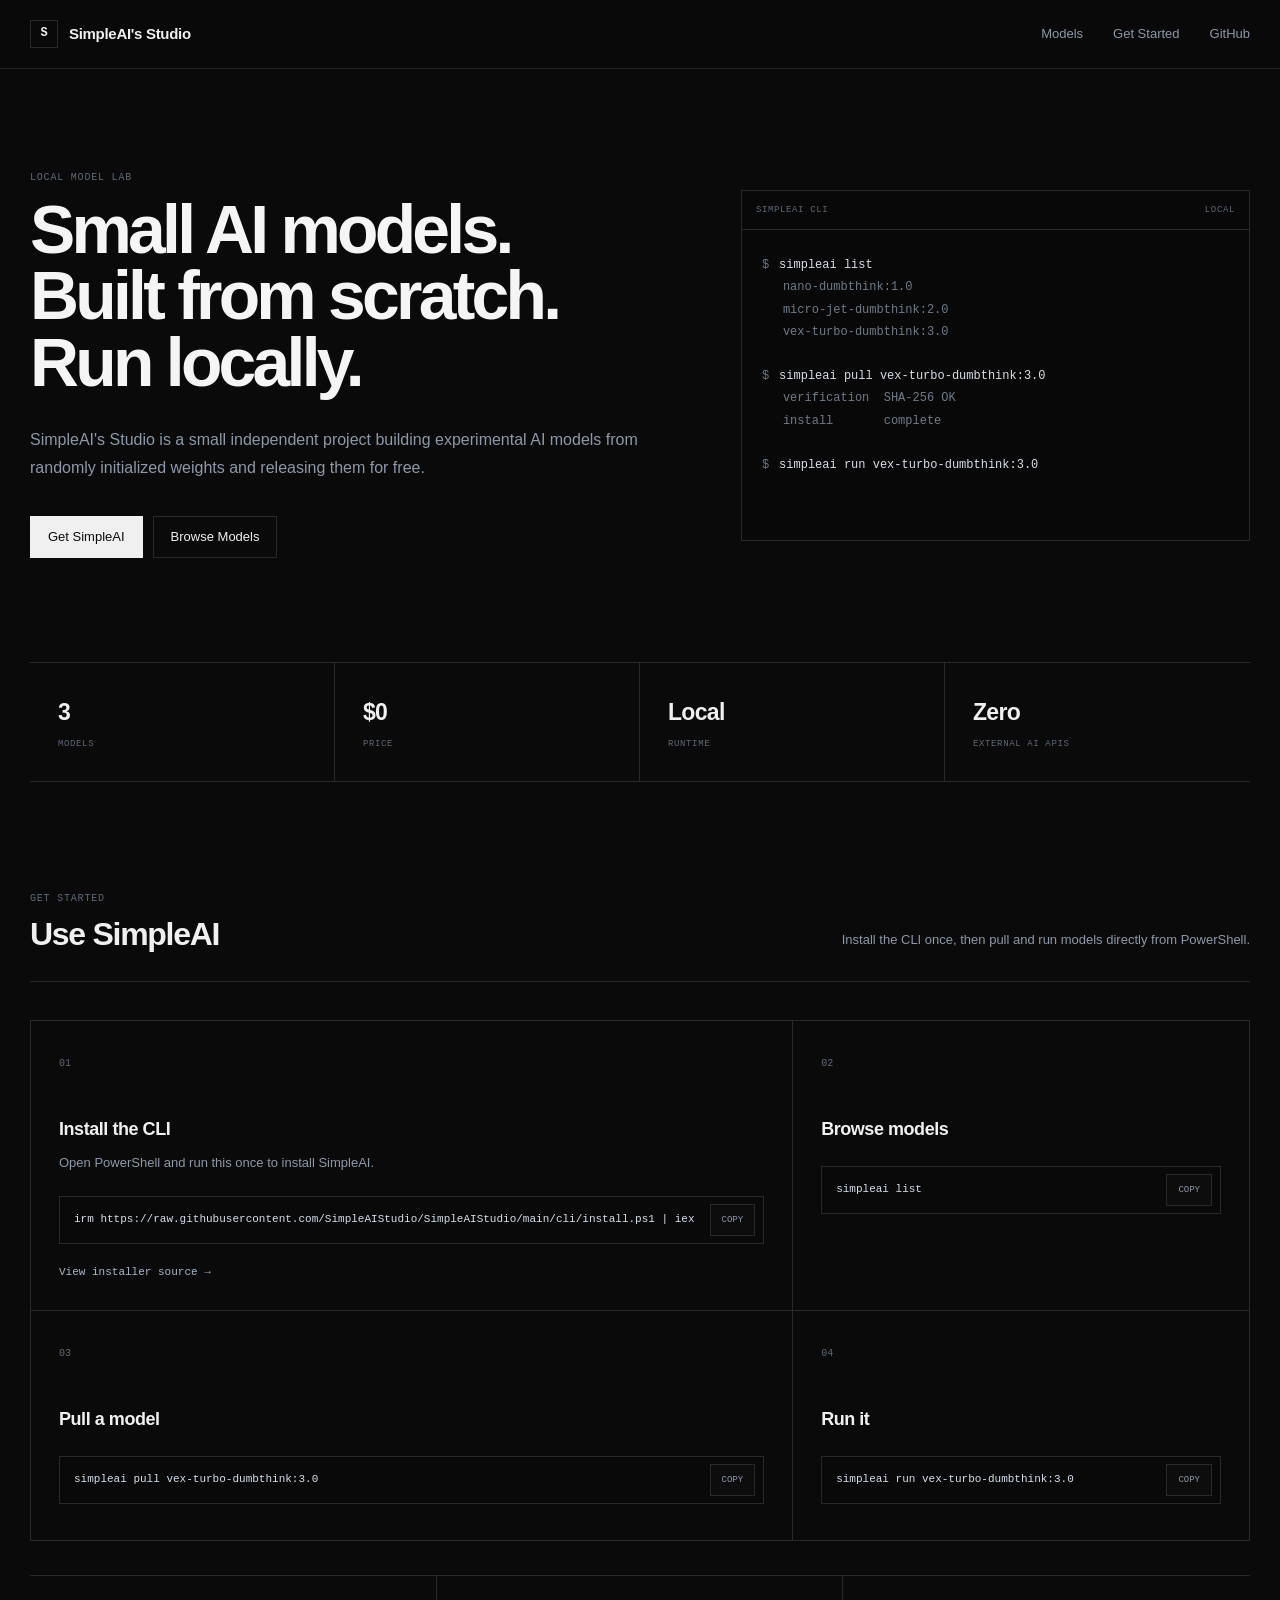
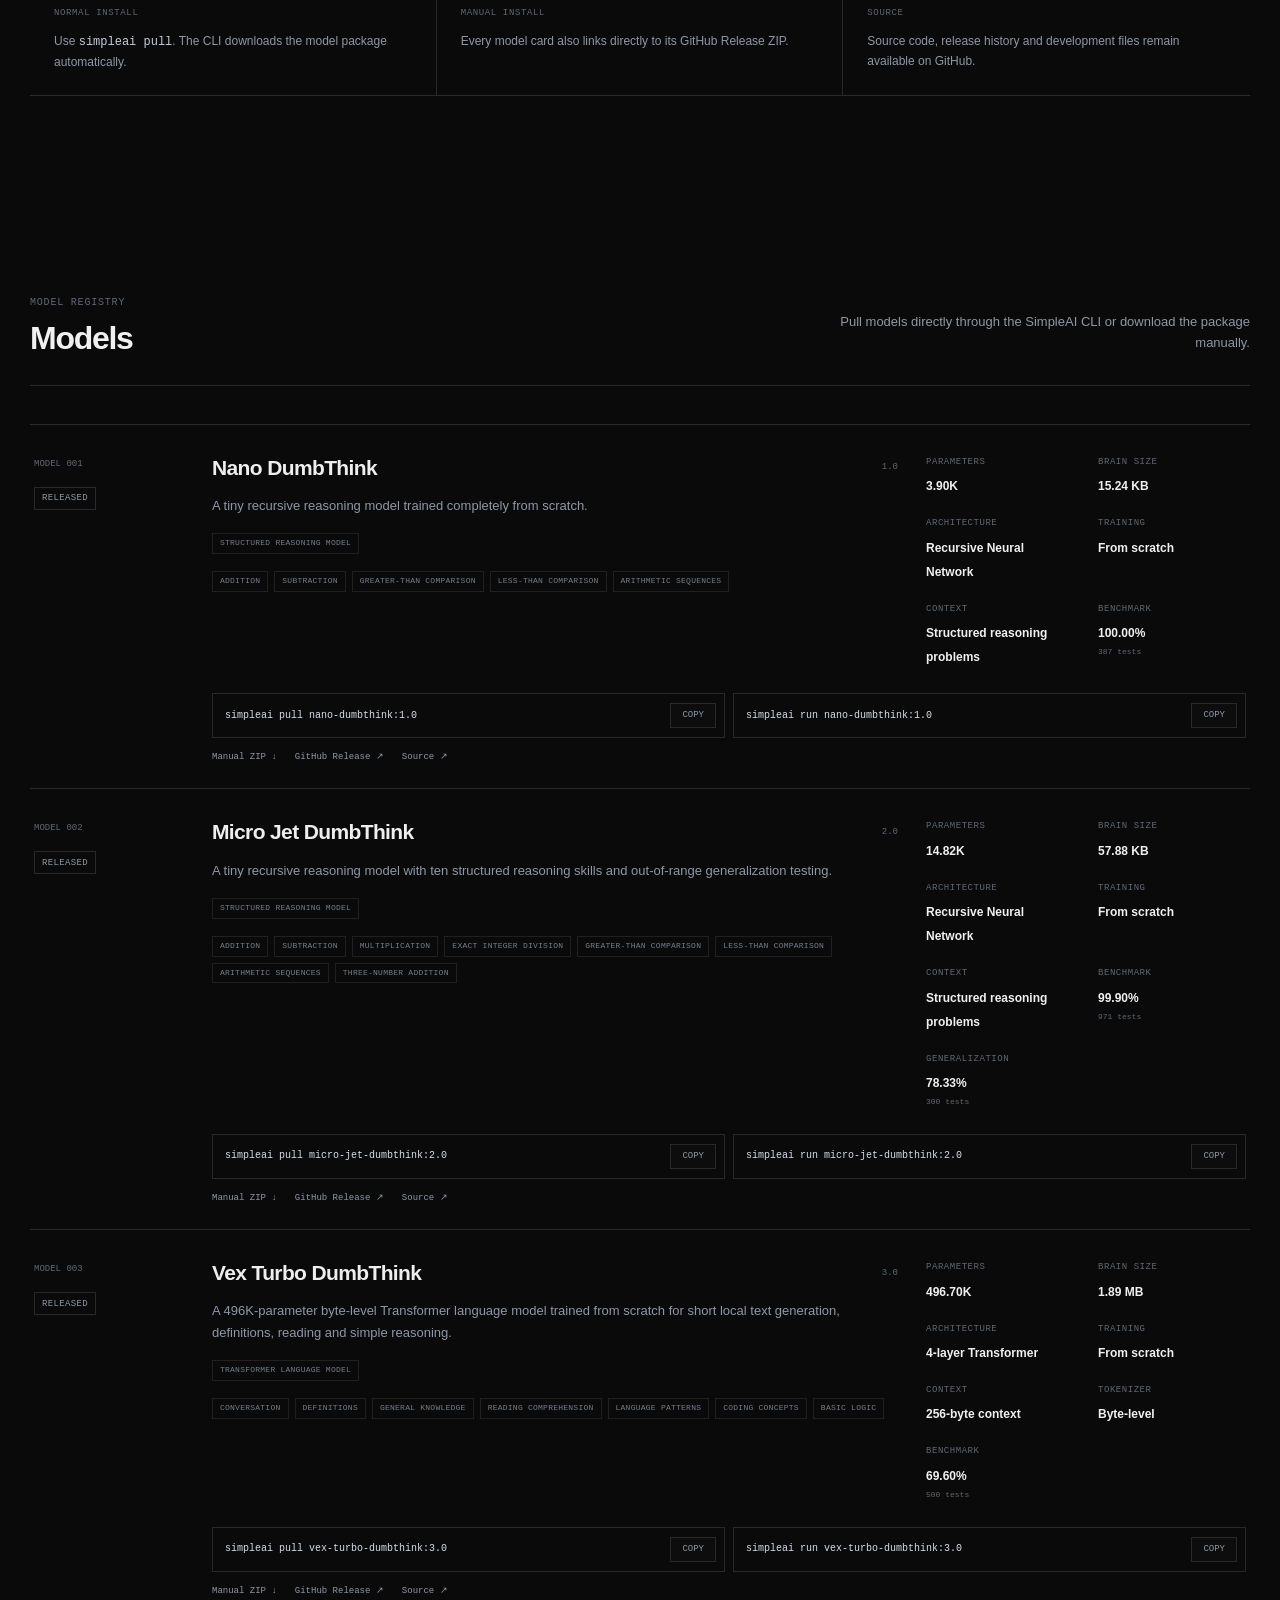
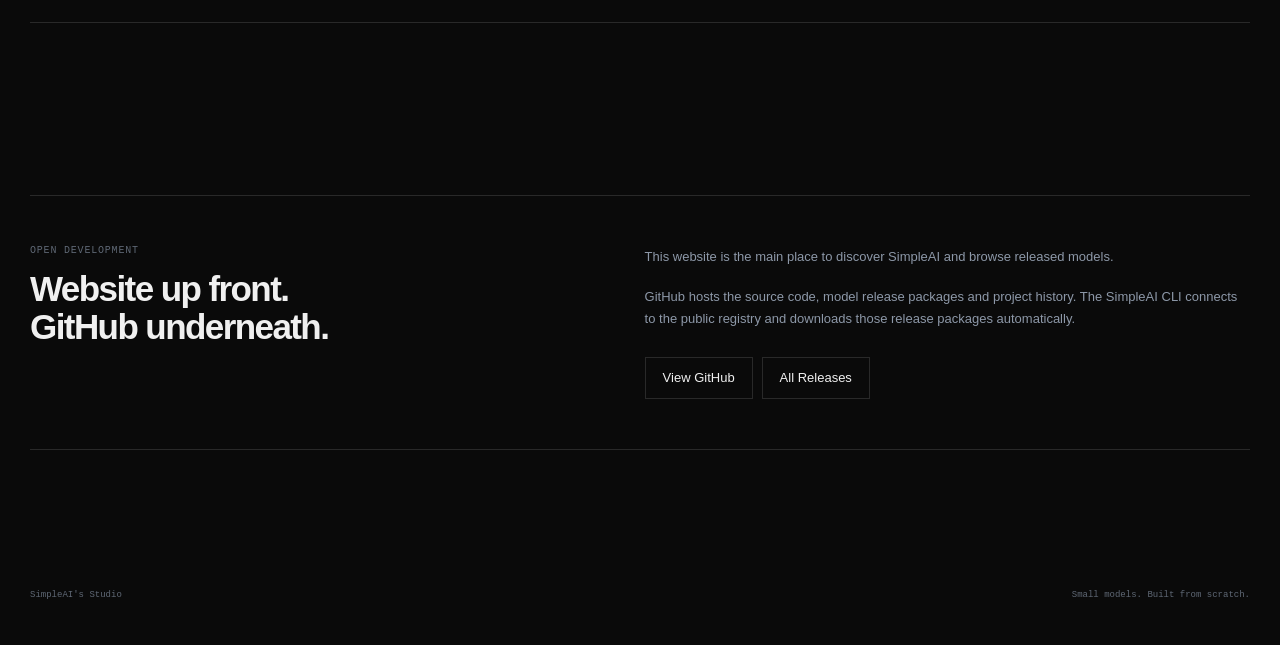
<file: docs/index.html>
<!DOCTYPE html>
<html lang="en">
<head>
    <meta charset="UTF-8">

    <meta
        name="viewport"
        content="width=device-width, initial-scale=1.0"
    >

    <meta
        name="description"
        content="SimpleAI's Studio builds small local AI models from scratch."
    >

    <title>SimpleAI's Studio</title>

    <link
    rel="icon"
    type="image/png"
    href="sai-favicon.png"
>

    <link
        rel="stylesheet"
        href="styles.css?v=6"
    >
</head>

<body>

<header class="site-header">
    <div class="shell header-inner">

        <a
            class="brand"
            href="#top"
        >
            <span class="brand-mark">S</span>

            <span>
                SimpleAI's Studio
            </span>
        </a>

        <nav class="nav">
            <a href="#models">
                Models
            </a>

            <a href="#get-started">
                Get Started
            </a>

            <a
                href="https://github.com/SimpleAIStudio/SimpleAIStudio"
                target="_blank"
                rel="noopener noreferrer"
            >
                GitHub
            </a>
        </nav>

    </div>
</header>


<main id="top">

    <section class="hero">
        <div class="shell">

            <div class="hero-grid">

                <div class="hero-main">

                    <p class="eyebrow">
                        LOCAL MODEL LAB
                    </p>

                    <h1>
                        Small AI models.<br>
                        Built from scratch.<br>
                        Run locally.
                    </h1>

                    <p class="hero-copy">
                        SimpleAI's Studio is a small independent project
                        building experimental AI models from randomly
                        initialized weights and releasing them for free.
                    </p>

                    <div class="hero-actions">

                        <a
                            class="button button-primary"
                            href="#get-started"
                        >
                            Get SimpleAI
                        </a>

                        <a
                            class="button"
                            href="#models"
                        >
                            Browse Models
                        </a>

                    </div>

                </div>


                <div class="terminal hero-terminal">

                    <div class="terminal-head">

                        <span>
                            SIMPLEAI CLI
                        </span>

                        <span>
                            LOCAL
                        </span>

                    </div>

                    <div class="terminal-body">

                        <div class="terminal-line">
                            <span class="terminal-prompt">$</span>
                            <span>simpleai list</span>
                        </div>

                        <div class="terminal-output">
                            nano-dumbthink:1.0
                        </div>

                        <div class="terminal-output">
                            micro-jet-dumbthink:2.0
                        </div>

                        <div class="terminal-output">
                            vex-turbo-dumbthink:3.0
                        </div>

                        <br>

                        <div class="terminal-line">
                            <span class="terminal-prompt">$</span>
                            <span>
                                simpleai pull vex-turbo-dumbthink:3.0
                            </span>
                        </div>

                        <div class="terminal-output">
                            verification&nbsp; SHA-256 OK
                        </div>

                        <div class="terminal-output">
                            install&nbsp;&nbsp;&nbsp;&nbsp;&nbsp;&nbsp; complete
                        </div>

                        <br>

                        <div class="terminal-line">
                            <span class="terminal-prompt">$</span>
                            <span>
                                simpleai run vex-turbo-dumbthink:3.0
                            </span>
                        </div>

                    </div>

                </div>

            </div>


            <div class="stats">

                <div class="stat">
                    <span
                        class="stat-value"
                        id="model-count"
                    >
                        —
                    </span>

                    <span class="stat-label">
                        Models
                    </span>
                </div>


                <div class="stat">
                    <span class="stat-value">
                        $0
                    </span>

                    <span class="stat-label">
                        Price
                    </span>
                </div>


                <div class="stat">
                    <span class="stat-value">
                        Local
                    </span>

                    <span class="stat-label">
                        Runtime
                    </span>
                </div>


                <div class="stat">
                    <span class="stat-value">
                        Zero
                    </span>

                    <span class="stat-label">
                        External AI APIs
                    </span>
                </div>

            </div>

        </div>
    </section>


    <section
        class="section"
        id="get-started"
    >
        <div class="shell">

            <div class="section-heading">

                <div>
                    <p class="eyebrow">
                        GET STARTED
                    </p>

                    <h2>
                        Use SimpleAI
                    </h2>
                </div>

                <p class="section-note">
                    Install the CLI once, then pull and run models
                    directly from PowerShell.
                </p>

            </div>


            <div class="start-grid">

                <article class="start-card">

    <span class="step-number">
        01
    </span>

    <h3>
        Install the CLI
    </h3>

    <p>
        Open PowerShell and run this once to install SimpleAI.
    </p>

    <div class="command-box">

        <code>
            irm https://raw.githubusercontent.com/SimpleAIStudio/SimpleAIStudio/main/cli/install.ps1 | iex
        </code>

        <button
            class="copy-button"
            data-copy="irm https://raw.githubusercontent.com/SimpleAIStudio/SimpleAIStudio/main/cli/install.ps1 | iex"
            type="button"
        >
            COPY
        </button>

    </div>

    <a
        class="text-link"
        href="https://github.com/SimpleAIStudio/SimpleAIStudio/blob/main/cli/install.ps1"
        target="_blank"
        rel="noopener noreferrer"
    >
        View installer source →
    </a>

</article>


                <article class="start-card">

                    <span class="step-number">
                        02
                    </span>

                    <h3>
                        Browse models
                    </h3>

                    <div class="command-box">

                        <code>
                            simpleai list
                        </code>

                        <button
                            class="copy-button"
                            data-copy="simpleai list"
                            type="button"
                        >
                            COPY
                        </button>

                    </div>

                </article>


                <article class="start-card">

                    <span class="step-number">
                        03
                    </span>

                    <h3>
                        Pull a model
                    </h3>

                    <div class="command-box">

                        <code>
                            simpleai pull vex-turbo-dumbthink:3.0
                        </code>

                        <button
                            class="copy-button"
                            data-copy="simpleai pull vex-turbo-dumbthink:3.0"
                            type="button"
                        >
                            COPY
                        </button>

                    </div>

                </article>


                <article class="start-card">

                    <span class="step-number">
                        04
                    </span>

                    <h3>
                        Run it
                    </h3>

                    <div class="command-box">

                        <code>
                            simpleai run vex-turbo-dumbthink:3.0
                        </code>

                        <button
                            class="copy-button"
                            data-copy="simpleai run vex-turbo-dumbthink:3.0"
                            type="button"
                        >
                            COPY
                        </button>

                    </div>

                </article>

            </div>


            <div class="info-strip">

                <div>
                    <span class="info-label">
                        NORMAL INSTALL
                    </span>

                    <p>
                        Use <code>simpleai pull</code>.
                        The CLI downloads the model package automatically.
                    </p>
                </div>


                <div>
                    <span class="info-label">
                        MANUAL INSTALL
                    </span>

                    <p>
                        Every model card also links directly to its
                        GitHub Release ZIP.
                    </p>
                </div>


                <div>
                    <span class="info-label">
                        SOURCE
                    </span>

                    <p>
                        Source code, release history and development files
                        remain available on GitHub.
                    </p>
                </div>

            </div>

        </div>
    </section>


    <section
        class="section models-section"
        id="models"
    >
        <div class="shell">

            <div class="section-heading">

                <div>
                    <p class="eyebrow">
                        MODEL REGISTRY
                    </p>

                    <h2>
                        Models
                    </h2>
                </div>

                <p class="section-note">
                    Pull models directly through the SimpleAI CLI
                    or download the package manually.
                </p>

            </div>


            <div
                class="models"
                id="models-list"
            >
                <div class="loading">
                    Loading registry...
                </div>
            </div>

        </div>
    </section>


    <section class="section source-section">
        <div class="shell">

            <div class="source-panel">

                <div>

                    <p class="eyebrow">
                        OPEN DEVELOPMENT
                    </p>

                    <h2>
                        Website up front.<br>
                        GitHub underneath.
                    </h2>

                </div>


                <div class="source-copy">

                    <p>
                        This website is the main place to discover
                        SimpleAI and browse released models.
                    </p>

                    <p>
                        GitHub hosts the source code, model release
                        packages and project history. The SimpleAI CLI
                        connects to the public registry and downloads
                        those release packages automatically.
                    </p>

                    <div class="source-actions">

                        <a
                            class="button"
                            href="https://github.com/SimpleAIStudio/SimpleAIStudio"
                            target="_blank"
                            rel="noopener noreferrer"
                        >
                            View GitHub
                        </a>

                        <a
                            class="button"
                            href="https://github.com/SimpleAIStudio/SimpleAIStudio/releases"
                            target="_blank"
                            rel="noopener noreferrer"
                        >
                            All Releases
                        </a>

                    </div>

                </div>

            </div>

        </div>
    </section>

</main>


<footer>
    <div class="shell footer-inner">

        <span>
            SimpleAI's Studio
        </span>

        <span>
            Small models. Built from scratch.
        </span>

    </div>
</footer>


<script src="app.js?v=6"></script>

</body>
</html>
</file>
<file: docs/styles.css>
:root {
    --background: #0a0a0a;
    --panel: #0d0d0d;
    --panel-soft: #0f0f0f;

    --text: #f0f0f0;
    --muted: #8d98a8;
    --faint: #5f6875;

    --border: #292929;
    --border-soft: #202020;

    --link: #a9b8ca;

    --shell: 1220px;

    --sans:
        Inter,
        ui-sans-serif,
        -apple-system,
        BlinkMacSystemFont,
        "Segoe UI",
        sans-serif;

    --mono:
        "SFMono-Regular",
        Consolas,
        "Liberation Mono",
        Menlo,
        monospace;
}


* {
    box-sizing: border-box;
}


html {
    scroll-behavior: smooth;
}


body {
    margin: 0;

    background:
        var(--background);

    color:
        var(--text);

    font-family:
        var(--sans);

    font-size:
        15px;

    line-height:
        1.6;
}


a {
    color: inherit;
}


button,
input,
textarea {
    font: inherit;
}


code {
    font-family:
        var(--mono);
}


.shell {
    width:
        min(
            calc(100% - 48px),
            var(--shell)
        );

    margin:
        0 auto;
}


/* ---------------------------------------
   HEADER
--------------------------------------- */

.site-header {
    position:
        sticky;

    top:
        0;

    z-index:
        50;

    background:
        rgba(
            10,
            10,
            10,
            0.94
        );

    border-bottom:
        1px solid
        var(--border-soft);

    backdrop-filter:
        blur(14px);
}


.header-inner {
    height:
        68px;

    display:
        flex;

    align-items:
        center;

    justify-content:
        space-between;

    gap:
        32px;
}


.brand {
    display:
        inline-flex;

    align-items:
        center;

    gap:
        11px;

    color:
        var(--text);

    text-decoration:
        none;

    font-weight:
        650;

    letter-spacing:
        -0.02em;
}


.brand-mark {
    width:
        28px;

    height:
        28px;

    display:
        grid;

    place-items:
        center;

    border:
        1px solid
        var(--border);

    font-family:
        var(--mono);

    font-size:
        12px;
}


.nav {
    display:
        flex;

    align-items:
        center;

    gap:
        30px;
}


.nav a {
    color:
        var(--muted);

    text-decoration:
        none;

    font-size:
        13px;

    transition:
        color 120ms ease;
}


.nav a:hover {
    color:
        var(--text);
}


/* ---------------------------------------
   COMMON
--------------------------------------- */

.eyebrow {
    margin:
        0 0 14px;

    color:
        var(--faint);

    font-family:
        var(--mono);

    font-size:
        10px;

    line-height:
        1;

    letter-spacing:
        0.08em;

    text-transform:
        uppercase;
}


.button {
    min-height:
        42px;

    padding:
        0 17px;

    display:
        inline-flex;

    align-items:
        center;

    justify-content:
        center;

    border:
        1px solid
        var(--border);

    background:
        transparent;

    color:
        var(--text);

    text-decoration:
        none;

    font-size:
        13px;

    transition:
        background 120ms ease,
        border-color 120ms ease;
}


.button:hover {
    background:
        #121212;

    border-color:
        #3b3b3b;
}


.button-primary {
    background:
        var(--text);

    color:
        #0b0b0b;

    border-color:
        var(--text);
}


.button-primary:hover {
    background:
        #d8d8d8;

    border-color:
        #d8d8d8;
}


/* ---------------------------------------
   HERO
--------------------------------------- */

.hero {
    padding:
        104px 0 0;
}


.hero-grid {
    display:
        grid;

    grid-template-columns:
        minmax(0, 1fr)
        minmax(380px, 0.82fr);

    gap:
        90px;

    align-items:
        center;
}


.hero-main h1 {
    max-width:
        720px;

    margin:
        0;

    color:
        #f5f5f5;

    font-size:
        clamp(
            46px,
            5.3vw,
            76px
        );

    line-height:
        0.98;

    letter-spacing:
        -0.055em;

    font-weight:
        650;
}


.hero-copy {
    max-width:
        620px;

    margin:
        30px 0 0;

    color:
        var(--muted);

    font-size:
        16px;

    line-height:
        1.75;
}


.hero-actions {
    margin-top:
        34px;

    display:
        flex;

    flex-wrap:
        wrap;

    gap:
        10px;
}


/* ---------------------------------------
   TERMINAL
--------------------------------------- */

.terminal {
    border:
        1px solid
        var(--border);

    background:
        #080808;
}


.terminal-head {
    height:
        39px;

    padding:
        0 14px;

    display:
        flex;

    align-items:
        center;

    justify-content:
        space-between;

    border-bottom:
        1px solid
        var(--border);

    color:
        var(--faint);

    font-family:
        var(--mono);

    font-size:
        9px;

    letter-spacing:
        0.07em;
}


.terminal-body {
    min-height:
        310px;

    padding:
        24px 20px;

    overflow:
        hidden;

    font-family:
        var(--mono);

    font-size:
        12px;

    line-height:
        1.85;
}


.terminal-line {
    display:
        flex;

    gap:
        10px;

    color:
        #d9dfe8;
}


.terminal-prompt {
    color:
        #66778c;
}


.terminal-output {
    padding-left:
        21px;

    color:
        #6f7b89;
}


/* ---------------------------------------
   STATS
--------------------------------------- */

.stats {
    margin-top:
        104px;

    border-top:
        1px solid
        var(--border);

    border-bottom:
        1px solid
        var(--border);

    display:
        grid;

    grid-template-columns:
        repeat(4, 1fr);
}


.stat {
    min-height:
        118px;

    padding:
        26px 28px;

    display:
        flex;

    flex-direction:
        column;

    justify-content:
        center;

    gap:
        6px;

    border-right:
        1px solid
        var(--border);
}


.stat:last-child {
    border-right:
        0;
}


.stat-value {
    color:
        var(--text);

    font-size:
        23px;

    letter-spacing:
        -0.03em;

    font-weight:
        620;
}


.stat-label {
    color:
        var(--faint);

    font-family:
        var(--mono);

    font-size:
        9px;

    letter-spacing:
        0.07em;

    text-transform:
        uppercase;
}


/* ---------------------------------------
   SECTIONS
--------------------------------------- */

.section {
    padding:
        112px 0;
}


.section-heading {
    margin-bottom:
        38px;

    padding-bottom:
        31px;

    border-bottom:
        1px solid
        var(--border);

    display:
        flex;

    align-items:
        flex-end;

    justify-content:
        space-between;

    gap:
        50px;
}


.section-heading h2 {
    margin:
        0;

    font-size:
        32px;

    line-height:
        1;

    letter-spacing:
        -0.04em;

    font-weight:
        650;
}


.section-note {
    max-width:
        430px;

    margin:
        0;

    color:
        var(--muted);

    text-align:
        right;

    font-size:
        13px;
}


/* ---------------------------------------
   GET STARTED
--------------------------------------- */

.start-grid {
    display:
        grid;

    grid-template-columns:
        repeat(2, 1fr);

    border-top:
        1px solid
        var(--border);

    border-left:
        1px solid
        var(--border);
}


.start-card {
    min-height:
        230px;

    padding:
        28px;

    border-right:
        1px solid
        var(--border);

    border-bottom:
        1px solid
        var(--border);
}


.step-number {
    color:
        var(--faint);

    font-family:
        var(--mono);

    font-size:
        10px;
}


.start-card h3 {
    margin:
        42px 0 9px;

    font-size:
        18px;

    letter-spacing:
        -0.025em;
}


.start-card p {
    max-width:
        470px;

    margin:
        0;

    color:
        var(--muted);

    font-size:
        13px;
}


.text-link {
    margin-top:
        20px;

    display:
        inline-block;

    color:
        var(--link);

    text-decoration:
        none;

    font-family:
        var(--mono);

    font-size:
        11px;
}


.text-link:hover {
    color:
        var(--text);
}


.command-box {
    min-height:
        48px;

    margin-top:
        22px;

    display:
        flex;

    align-items:
        center;

    justify-content:
        space-between;

    gap:
        15px;

    border:
        1px solid
        var(--border);

    background:
        #090909;

    padding-left:
        14px;
}


.command-box code {
    min-width:
        0;

    overflow:
        hidden;

    color:
        #d6e0ec;

    font-size:
        11px;

    text-overflow:
        ellipsis;

    white-space:
        nowrap;
}


.copy-button {
    height:
        100%;

    min-height:
        32px;

    padding:
        0 11px;

    margin-right:
        8px;

    border:
        1px solid
        var(--border);

    background:
        #0d0d0d;

    color:
        var(--muted);

    font-family:
        var(--mono);

    font-size:
        9px;

    cursor:
        pointer;
}


.copy-button:hover {
    color:
        var(--text);

    border-color:
        #404040;
}


.copy-button.copied {
    color:
        #d7e3ef;
}


.info-strip {
    margin-top:
        34px;

    display:
        grid;

    grid-template-columns:
        repeat(3, 1fr);

    border-top:
        1px solid
        var(--border);

    border-bottom:
        1px solid
        var(--border);
}


.info-strip > div {
    padding:
        22px 24px;

    border-right:
        1px solid
        var(--border);
}


.info-strip > div:last-child {
    border-right:
        0;
}


.info-label {
    color:
        var(--faint);

    font-family:
        var(--mono);

    font-size:
        9px;

    letter-spacing:
        0.07em;
}


.info-strip p {
    margin:
        9px 0 0;

    color:
        var(--muted);

    font-size:
        12px;

    line-height:
        1.7;
}


.info-strip code {
    color:
        #c3cedb;
}


/* ---------------------------------------
   MODEL REGISTRY
--------------------------------------- */

.models-section {
    padding-top:
        90px;
}


.models {
    border-top:
        1px solid
        var(--border);
}


.loading,
.registry-error {
    padding:
        40px 4px;

    color:
        var(--muted);

    font-family:
        var(--mono);

    font-size:
        11px;
}


.model-card {
    padding:
        30px 4px 24px;

    display:
        grid;

    grid-template-columns:
        150px
        minmax(0, 1fr)
        320px;

    column-gap:
        28px;

    border-bottom:
        1px solid
        var(--border);
}


.model-id {
    padding-top:
        2px;
}


.model-number {
    margin-bottom:
        12px;

    display:
        block;

    color:
        var(--faint);

    font-family:
        var(--mono);

    font-size:
        9px;
}


.model-status {
    display:
        inline-flex;

    min-height:
        23px;

    padding:
        0 7px;

    align-items:
        center;

    border:
        1px solid
        var(--border);

    color:
        var(--muted);

    font-family:
        var(--mono);

    font-size:
        9px;

    letter-spacing:
        0.04em;

    text-transform:
        uppercase;
}


.model-main {
    min-width:
        0;
}


.model-title-row {
    display:
        flex;

    align-items:
        center;

    justify-content:
        space-between;

    gap:
        25px;
}


.model-title {
    margin:
        0;

    color:
        #eeeeee;

    font-size:
        21px;

    line-height:
        1.2;

    letter-spacing:
        -0.03em;
}


.model-version {
    flex:
        0 0 auto;

    color:
        var(--faint);

    font-family:
        var(--mono);

    font-size:
        9px;
}


.model-description {
    max-width:
        650px;

    margin:
        15px 0 0;

    color:
        var(--muted);

    font-size:
        13px;

    line-height:
        1.65;
}


.skills {
    margin-top:
        17px;

    display:
        flex;

    flex-wrap:
        wrap;

    gap:
        6px;
}


.skill {
    padding:
        3px 7px;

    border:
        1px solid
        var(--border-soft);

    color:
        #737f8e;

    font-family:
        var(--mono);

    font-size:
        8px;

    text-transform:
        uppercase;

    letter-spacing:
        0.03em;
}


.model-metrics {
    display:
        grid;

    grid-template-columns:
        repeat(2, minmax(0, 1fr));

    gap:
        19px 24px;

    align-content:
        start;
}


.metric-label {
    margin-bottom:
        4px;

    display:
        block;

    color:
        var(--faint);

    font-family:
        var(--mono);

    font-size:
        9px;

    letter-spacing:
        0.06em;

    text-transform:
        uppercase;
}


.metric-value {
    color:
        #f0f0f0;

    font-size:
        12px;

    font-weight:
        600;
}


.metric-note {
    margin-top:
        2px;

    display:
        block;

    color:
        var(--faint);

    font-family:
        var(--mono);

    font-size:
        8px;
}


.model-actions {
    grid-column:
        2 / 4;

    margin-top:
        25px;
}


.model-command-row {
    display:
        grid;

    grid-template-columns:
        minmax(0, 1fr)
        minmax(0, 1fr);

    gap:
        8px;
}


.model-command {
    min-width:
        0;

    height:
        45px;

    padding-left:
        12px;

    display:
        flex;

    align-items:
        center;

    justify-content:
        space-between;

    gap:
        12px;

    border:
        1px solid
        var(--border);
}


.model-command code {
    min-width:
        0;

    overflow:
        hidden;

    color:
        #d5dfec;

    font-size:
        10px;

    text-overflow:
        ellipsis;

    white-space:
        nowrap;
}


.model-command .copy-button {
    flex:
        0 0 auto;

    height:
        25px;

    min-height:
        25px;

    margin-right:
        8px;
}


.model-links {
    margin-top:
        12px;

    display:
        flex;

    align-items:
        center;

    flex-wrap:
        wrap;

    gap:
        8px 18px;
}


.model-link {
    color:
        var(--muted);

    text-decoration:
        none;

    font-family:
        var(--mono);

    font-size:
        9px;
}


.model-link:hover {
    color:
        var(--text);
}


/* ---------------------------------------
   SOURCE
--------------------------------------- */

.source-section {
    padding-top:
        60px;
}


.source-panel {
    padding:
        50px 0;

    display:
        grid;

    grid-template-columns:
        minmax(0, 0.85fr)
        minmax(0, 1fr);

    gap:
        100px;

    border-top:
        1px solid
        var(--border);

    border-bottom:
        1px solid
        var(--border);
}


.source-panel h2 {
    max-width:
        450px;

    margin:
        0;

    font-size:
        35px;

    line-height:
        1.1;

    letter-spacing:
        -0.045em;
}


.source-copy p {
    margin:
        0 0 17px;

    color:
        var(--muted);

    font-size:
        13px;

    line-height:
        1.75;
}


.source-actions {
    margin-top:
        26px;

    display:
        flex;

    flex-wrap:
        wrap;

    gap:
        9px;
}


/* ---------------------------------------
   FOOTER
--------------------------------------- */

footer {
    padding:
        26px 0 42px;
}


.footer-inner {
    display:
        flex;

    justify-content:
        space-between;

    gap:
        30px;

    color:
        var(--faint);

    font-family:
        var(--mono);

    font-size:
        9px;
}


/* ---------------------------------------
   TABLET
--------------------------------------- */

@media (
    max-width: 980px
) {

    .hero-grid {
        grid-template-columns:
            1fr;

        gap:
            55px;
    }


    .hero-terminal {
        max-width:
            680px;
    }


    .stats {
        grid-template-columns:
            repeat(2, 1fr);
    }


    .stat:nth-child(2) {
        border-right:
            0;
    }


    .stat:nth-child(-n + 2) {
        border-bottom:
            1px solid
            var(--border);
    }


    .model-card {
        grid-template-columns:
            115px
            minmax(0, 1fr);

        row-gap:
            28px;
    }


    .model-metrics {
        grid-column:
            2;

        max-width:
            580px;
    }


    .model-actions {
        grid-column:
            2;
    }


    .source-panel {
        gap:
            50px;
    }

}


/* ---------------------------------------
   MOBILE
--------------------------------------- */

@media (
    max-width: 700px
) {

    .shell {
        width:
            min(
                calc(100% - 30px),
                var(--shell)
            );
    }


    .header-inner {
        height:
            auto;

        min-height:
            62px;

        padding:
            14px 0;

        align-items:
            flex-start;
    }


    .nav {
        gap:
            14px;

        flex-wrap:
            wrap;

        justify-content:
            flex-end;
    }


    .nav a {
        font-size:
            11px;
    }


    .brand span:last-child {
        display:
            none;
    }


    .hero {
        padding-top:
            72px;
    }


    .hero-main h1 {
        font-size:
            44px;
    }


    .hero-copy {
        font-size:
            14px;
    }


    .terminal-body {
        min-height:
            270px;

        overflow-x:
            auto;
    }


    .stats {
        margin-top:
            72px;

        grid-template-columns:
            1fr;
    }


    .stat {
        min-height:
            90px;

        border-right:
            0;

        border-bottom:
            1px solid
            var(--border);
    }


    .stat:last-child {
        border-bottom:
            0;
    }


    .section {
        padding:
            82px 0;
    }


    .section-heading {
        align-items:
            flex-start;

        flex-direction:
            column;

        gap:
            18px;
    }


    .section-note {
        text-align:
            left;
    }


    .start-grid {
        grid-template-columns:
            1fr;
    }


    .start-card {
        min-height:
            auto;
    }


    .info-strip {
        grid-template-columns:
            1fr;
    }


    .info-strip > div {
        border-right:
            0;

        border-bottom:
            1px solid
            var(--border);
    }


    .info-strip > div:last-child {
        border-bottom:
            0;
    }


    .model-card {
        padding:
            27px 0;

        grid-template-columns:
            1fr;

        row-gap:
            22px;
    }


    .model-id,
    .model-main,
    .model-metrics,
    .model-actions {
        grid-column:
            1;
    }


    .model-id {
        display:
            flex;

        align-items:
            center;

        justify-content:
            space-between;
    }


    .model-number {
        margin:
            0;
    }


    .model-title-row {
        align-items:
            flex-start;
    }


    .model-metrics {
        grid-template-columns:
            repeat(2, 1fr);
    }


    .model-command-row {
        grid-template-columns:
            1fr;
    }


    .source-panel {
        grid-template-columns:
            1fr;

        gap:
            36px;
    }


    .footer-inner {
        flex-direction:
            column;

        gap:
            7px;
    }

}
</file>
